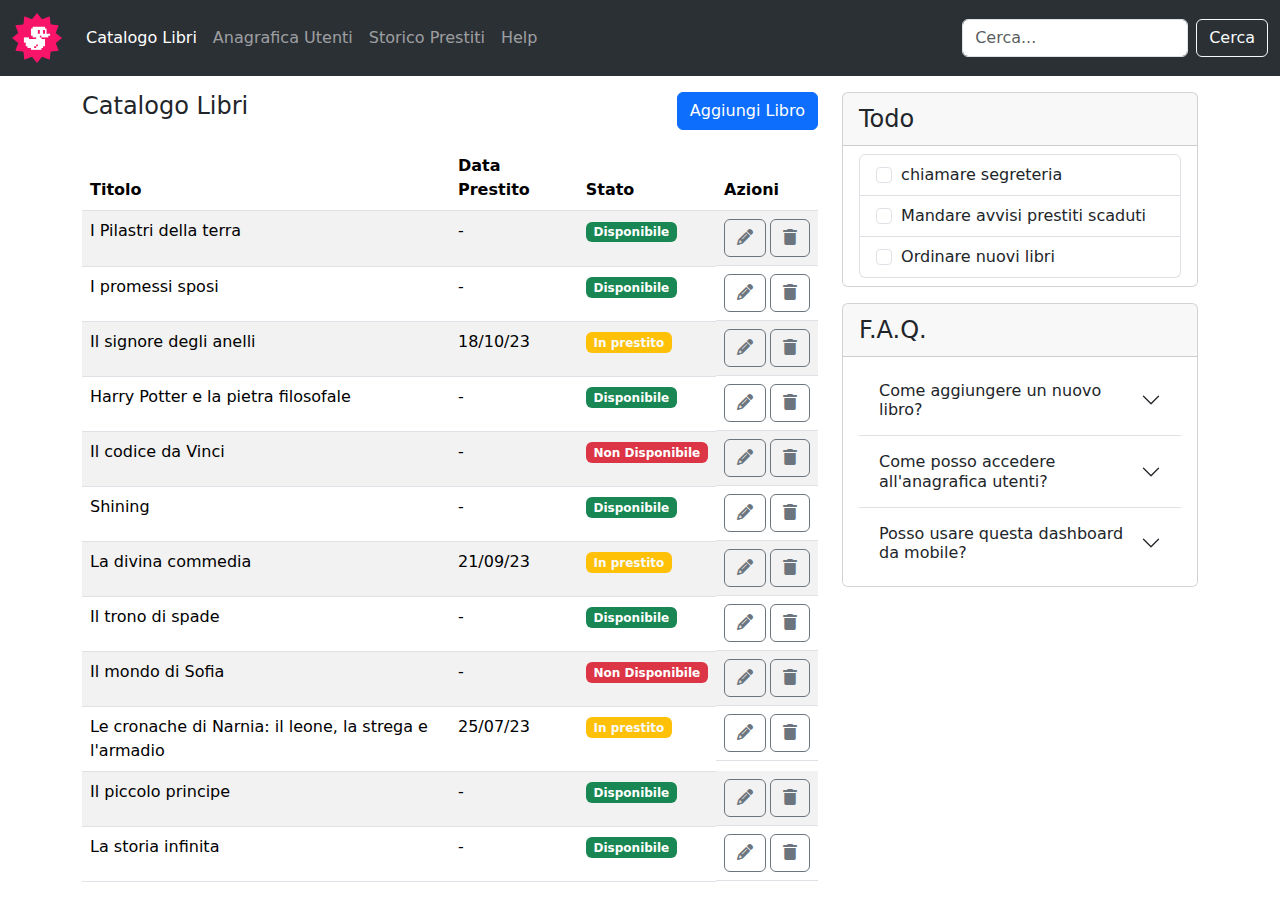
<file: index.html>
<!DOCTYPE html>
<html lang="en">
  <head>
    <meta charset="UTF-8" />
    <meta name="viewport" content="width=device-width, initial-scale=1.0" />
    <meta name="author" content="Federica Gallucci" />
    <title>Bootstrap Dashboard</title>

    <link
      rel="stylesheet"
      href="https://cdnjs.cloudflare.com/ajax/libs/font-awesome/6.7.2/css/all.min.css"
      integrity="sha512-Evv84Mr4kqVGRNSgIGL/F/aIDqQb7xQ2vcrdIwxfjThSH8CSR7PBEakCr51Ck+w+/U6swU2Im1vVX0SVk9ABhg=="
      crossorigin="anonymous"
      referrerpolicy="no-referrer"
    />

    <!-- BOOTSTRAP -->
    <link
      href="https://cdn.jsdelivr.net/npm/bootstrap@5.3.3/dist/css/bootstrap.min.css"
      rel="stylesheet"
      integrity="sha384-QWTKZyjpPEjISv5WaRU9OFeRpok6YctnYmDr5pNlyT2bRjXh0JMhjY6hW+ALEwIH"
      crossorigin="anonymous"
    />

    <link rel="stylesheet" href="./css/style.css" />

    <meta name="viewport" content="width=device-width, initial-scale=1.0" />
  </head>
  <body>
    <!------------------------------------- NAVBAR -------------------------------------------->

    <nav
      class="navbar fs-6 navbar-expand-lg bg-body-tertiary"
      data-bs-theme="dark"
    >
      <div class="container-fluid">
        <a class="navbar-brand" href="#">
          <img src="./img/duck.png" alt="duck" class="navbar-image" />
        </a>
        <button
          class="navbar-toggler"
          type="button"
          data-bs-toggle="collapse"
          data-bs-target="#navbarSupportedContent"
          aria-controls="navbarSupportedContent"
          aria-expanded="false"
          aria-label="Toggle navigation"
        >
          <span class="navbar-toggler-icon"></span>
        </button>
        <div class="collapse navbar-collapse" id="navbarSupportedContent">
          <ul class="navbar-nav me-auto mb-2 mb-lg-0">
            <li class="nav-item">
              <a class="nav-link active" aria-current="page" href="./index.html"
                >Catalogo Libri</a
              >
            </li>

            <li class="nav-item">
              <a class="nav-link" href="#">Anagrafica Utenti</a>
            </li>
            <li class="nav-item">
              <a class="nav-link" href="#">Storico Prestiti</a>
            </li>

            <li class="nav-item">
              <a class="nav-link" href="#">Help</a>
            </li>
          </ul>
          <form class="d-flex" role="search" data-bs-theme="light">
            <input
              class="form-control me-2"
              type="search"
              placeholder="Cerca..."
              aria-label="Search"
            />
            <button class="btn btn-outline-light" type="submit">Cerca</button>
          </form>
        </div>
      </div>
    </nav>

    <div class="container">
      <div class="row">
        <div class="col-12 col-lg-8">
          <div class="pt-3">
            <div class="d-flex justify-content-between">
              <h3 class="fs-4">Catalogo Libri</h3>
              <a href="./add-book.html" class="btn btn-primary">
                Aggiungi Libro
              </a>
            </div>

            <!------------------------------ TABLE ---------------------------------------------------------->
            <div class="mt-3">
              <table class="table table-striped">
                <thead>
                  <tr>
                    <th scope="col" class="w-xl-50">Titolo</th>
                    <th scope="col" class="d-none d-md-table-cell">
                      Data Prestito
                    </th>
                    <th scope="col">Stato</th>
                    <th scope="col">Azioni</th>
                  </tr>
                </thead>
                <tbody>
                  <tr>
                    <td>I Pilastri della terra</td>
                    <td class="d-none d-md-table-cell">-</td>
                    <td>
                      <span class="badge text-bg-success">Disponibile</span>
                    </td>
                    <td class="d-flex gap-1">
                      <button type="button" class="btn btn-outline-secondary">
                        <i class="fa-solid fa-pencil"></i>
                      </button>
                      <button type="button" class="btn btn-outline-secondary">
                        <i class="fa-solid fa-trash"></i>
                      </button>
                    </td>
                  </tr>
                  <tr>
                    <td>I promessi sposi</td>
                    <td class="d-none d-md-table-cell">-</td>
                    <td>
                      <span class="badge text-bg-success">Disponibile</span>
                    </td>
                    <td class="d-flex gap-1">
                      <button type="button" class="btn btn-outline-secondary">
                        <i class="fa-solid fa-pencil"></i>
                      </button>
                      <button type="button" class="btn btn-outline-secondary">
                        <i class="fa-solid fa-trash"></i>
                      </button>
                    </td>
                  </tr>
                  <tr>
                    <td>Il signore degli anelli</td>
                    <td class="d-none d-md-table-cell">18/10/23</td>
                    <td>
                      <span class="badge bg-warning text-light"
                        >In prestito</span
                      >
                    </td>
                    <td class="d-flex gap-1">
                      <button type="button" class="btn btn-outline-secondary">
                        <i class="fa-solid fa-pencil"></i>
                      </button>
                      <button type="button" class="btn btn-outline-secondary">
                        <i class="fa-solid fa-trash"></i>
                      </button>
                    </td>
                  </tr>
                  <tr>
                    <td>Harry Potter e la pietra filosofale</td>
                    <td class="d-none d-md-table-cell">-</td>
                    <td>
                      <span class="badge text-bg-success">Disponibile</span>
                    </td>
                    <td class="d-flex gap-1">
                      <button type="button" class="btn btn-outline-secondary">
                        <i class="fa-solid fa-pencil"></i>
                      </button>
                      <button type="button" class="btn btn-outline-secondary">
                        <i class="fa-solid fa-trash"></i>
                      </button>
                    </td>
                  </tr>
                  <tr>
                    <td>Il codice da Vinci</td>
                    <td class="d-none d-md-table-cell">-</td>
                    <td>
                      <span class="badge text-bg-danger">Non Disponibile</span>
                    </td>
                    <td class="d-flex gap-1">
                      <button type="button" class="btn btn-outline-secondary">
                        <i class="fa-solid fa-pencil"></i>
                      </button>
                      <button type="button" class="btn btn-outline-secondary">
                        <i class="fa-solid fa-trash"></i>
                      </button>
                    </td>
                  </tr>
                  <tr>
                    <td>Shining</td>
                    <td class="d-none d-md-table-cell">-</td>
                    <td>
                      <span class="badge text-bg-success">Disponibile</span>
                    </td>
                    <td class="d-flex gap-1">
                      <button type="button" class="btn btn-outline-secondary">
                        <i class="fa-solid fa-pencil"></i>
                      </button>
                      <button type="button" class="btn btn-outline-secondary">
                        <i class="fa-solid fa-trash"></i>
                      </button>
                    </td>
                  </tr>
                  <tr>
                    <td>La divina commedia</td>
                    <td class="d-none d-md-table-cell">21/09/23</td>
                    <td>
                      <span class="badge bg-warning text-light"
                        >In prestito</span
                      >
                    </td>
                    <td class="d-flex gap-1">
                      <button type="button" class="btn btn-outline-secondary">
                        <i class="fa-solid fa-pencil"></i>
                      </button>
                      <button type="button" class="btn btn-outline-secondary">
                        <i class="fa-solid fa-trash"></i>
                      </button>
                    </td>
                  </tr>
                  <tr>
                    <td>Il trono di spade</td>
                    <td class="d-none d-md-table-cell">-</td>
                    <td>
                      <span class="badge text-bg-success">Disponibile</span>
                    </td>
                    <td class="d-flex gap-1">
                      <button type="button" class="btn btn-outline-secondary">
                        <i class="fa-solid fa-pencil"></i>
                      </button>
                      <button type="button" class="btn btn-outline-secondary">
                        <i class="fa-solid fa-trash"></i>
                      </button>
                    </td>
                  </tr>
                  <tr>
                    <td>Il mondo di Sofia</td>
                    <td class="d-none d-md-table-cell">-</td>
                    <td>
                      <span class="badge text-bg-danger">Non Disponibile</span>
                    </td>
                    <td class="d-flex gap-1">
                      <button type="button" class="btn btn-outline-secondary">
                        <i class="fa-solid fa-pencil"></i>
                      </button>
                      <button type="button" class="btn btn-outline-secondary">
                        <i class="fa-solid fa-trash"></i>
                      </button>
                    </td>
                  </tr>
                  <tr>
                    <td>
                      Le cronache di Narnia: il leone, la strega e l'armadio
                    </td>
                    <td class="d-none d-md-table-cell">25/07/23</td>
                    <td>
                      <span class="badge bg-warning text-light"
                        >In prestito</span
                      >
                    </td>
                    <td class="d-flex gap-1">
                      <button type="button" class="btn btn-outline-secondary">
                        <i class="fa-solid fa-pencil"></i>
                      </button>
                      <button type="button" class="btn btn-outline-secondary">
                        <i class="fa-solid fa-trash"></i>
                      </button>
                    </td>
                  </tr>
                  <tr>
                    <td>Il piccolo principe</td>
                    <td class="d-none d-md-table-cell">-</td>
                    <td>
                      <span class="badge text-bg-success">Disponibile</span>
                    </td>
                    <td class="d-flex gap-1">
                      <button type="button" class="btn btn-outline-secondary">
                        <i class="fa-solid fa-pencil"></i>
                      </button>
                      <button type="button" class="btn btn-outline-secondary">
                        <i class="fa-solid fa-trash"></i>
                      </button>
                    </td>
                  </tr>
                  <tr>
                    <td>La storia infinita</td>
                    <td class="d-none d-md-table-cell">-</td>
                    <td>
                      <span class="badge text-bg-success">Disponibile</span>
                    </td>
                    <td class="d-flex gap-1">
                      <button type="button" class="btn btn-outline-secondary">
                        <i class="fa-solid fa-pencil"></i>
                      </button>
                      <button type="button" class="btn btn-outline-secondary">
                        <i class="fa-solid fa-trash"></i>
                      </button>
                    </td>
                  </tr>
                </tbody>
              </table>
            </div>
          </div>
        </div>

        <!-------------------------------- CARD SECTION ------------------------------------------------------->

        <div class="col-12 col-lg-4">
          <!---------------- CARD TODO ------------------>
          <div class="py-3">
            <div class="card">
              <div class="card-header bg-secondary-emphasis fs-4">Todo</div>
              <ul class="list-group list-group-flush">
                <li class="list-group-item">
                  <ul class="list-group">
                    <li class="list-group-item">
                      <input
                        class="form-check-input me-1"
                        type="checkbox"
                        value=""
                        id="firstCheckbox"
                      />
                      <label class="form-check-label" for="firstCheckbox"
                        >chiamare segreteria</label
                      >
                    </li>
                    <li class="list-group-item">
                      <input
                        class="form-check-input me-1"
                        type="checkbox"
                        value=""
                        id="secondCheckbox"
                      />
                      <label class="form-check-label" for="secondCheckbox"
                        >Mandare avvisi prestiti scaduti</label
                      >
                    </li>
                    <li class="list-group-item">
                      <input
                        class="form-check-input me-1"
                        type="checkbox"
                        value=""
                        id="thirdCheckbox"
                      />
                      <label class="form-check-label" for="thirdCheckbox"
                        >Ordinare nuovi libri</label
                      >
                    </li>
                  </ul>
                </li>
              </ul>
            </div>

            <!-------------- CARD F.A.Q. -------------->
            <div class="py-3">
              <div class="card">
                <div class="card-header fs-4">F.A.Q.</div>
                <ul class="list-group list-group-flush">
                  <li class="list-group-item">
                    <div
                      class="accordion accordion-flush"
                      id="accordionFlushExample"
                    >
                      <div class="accordion-item">
                        <h2 class="accordion-header">
                          <button
                            class="accordion-button collapsed"
                            type="button"
                            data-bs-toggle="collapse"
                            data-bs-target="#flush-collapseOne"
                            aria-expanded="false"
                            aria-controls="flush-collapseOne"
                          >
                            Come aggiungere un nuovo libro?
                          </button>
                        </h2>
                        <div
                          id="flush-collapseOne"
                          class="accordion-collapse collapse"
                          data-bs-parent="#accordionFlushExample"
                        >
                          <div class="accordion-body">
                            è possibile aggiungere un nuovo libro cliccando su
                            <code>.accordion-flush</code>.
                          </div>
                        </div>
                      </div>
                      <div class="accordion-item">
                        <h2 class="accordion-header">
                          <button
                            class="accordion-button collapsed"
                            type="button"
                            data-bs-toggle="collapse"
                            data-bs-target="#flush-collapseTwo"
                            aria-expanded="false"
                            aria-controls="flush-collapseTwo"
                          >
                            Come posso accedere all'anagrafica utenti?
                          </button>
                        </h2>
                        <div
                          id="flush-collapseTwo"
                          class="accordion-collapse collapse"
                          data-bs-parent="#accordionFlushExample"
                        >
                          <div class="accordion-body">
                            è possibile raggiungere l'anagrafica utenti da
                            <code>.accordion-flush</code>.
                          </div>
                        </div>
                      </div>
                      <div class="accordion-item">
                        <h2 class="accordion-header">
                          <button
                            class="accordion-button collapsed"
                            type="button"
                            data-bs-toggle="collapse"
                            data-bs-target="#flush-collapseThree"
                            aria-expanded="false"
                            aria-controls="flush-collapseThree"
                          >
                            Posso usare questa dashboard da mobile?
                          </button>
                        </h2>
                        <div
                          id="flush-collapseThree"
                          class="accordion-collapse collapse"
                          data-bs-parent="#accordionFlushExample"
                        >
                          <div class="accordion-body">
                            è possibile usare questa dashboard da mobile, tablet
                            e desktop.
                          </div>
                        </div>
                      </div>
                    </div>
                  </li>
                </ul>
              </div>
            </div>
          </div>
        </div>
      </div>
    </div>

    <script
      src="https://cdn.jsdelivr.net/npm/bootstrap@5.3.3/dist/js/bootstrap.bundle.min.js"
      integrity="sha384-YvpcrYf0tY3lHB60NNkmXc5s9fDVZLESaAA55NDzOxhy9GkcIdslK1eN7N6jIeHz"
      crossorigin="anonymous"
    ></script>
  </body>
</html>
</file>
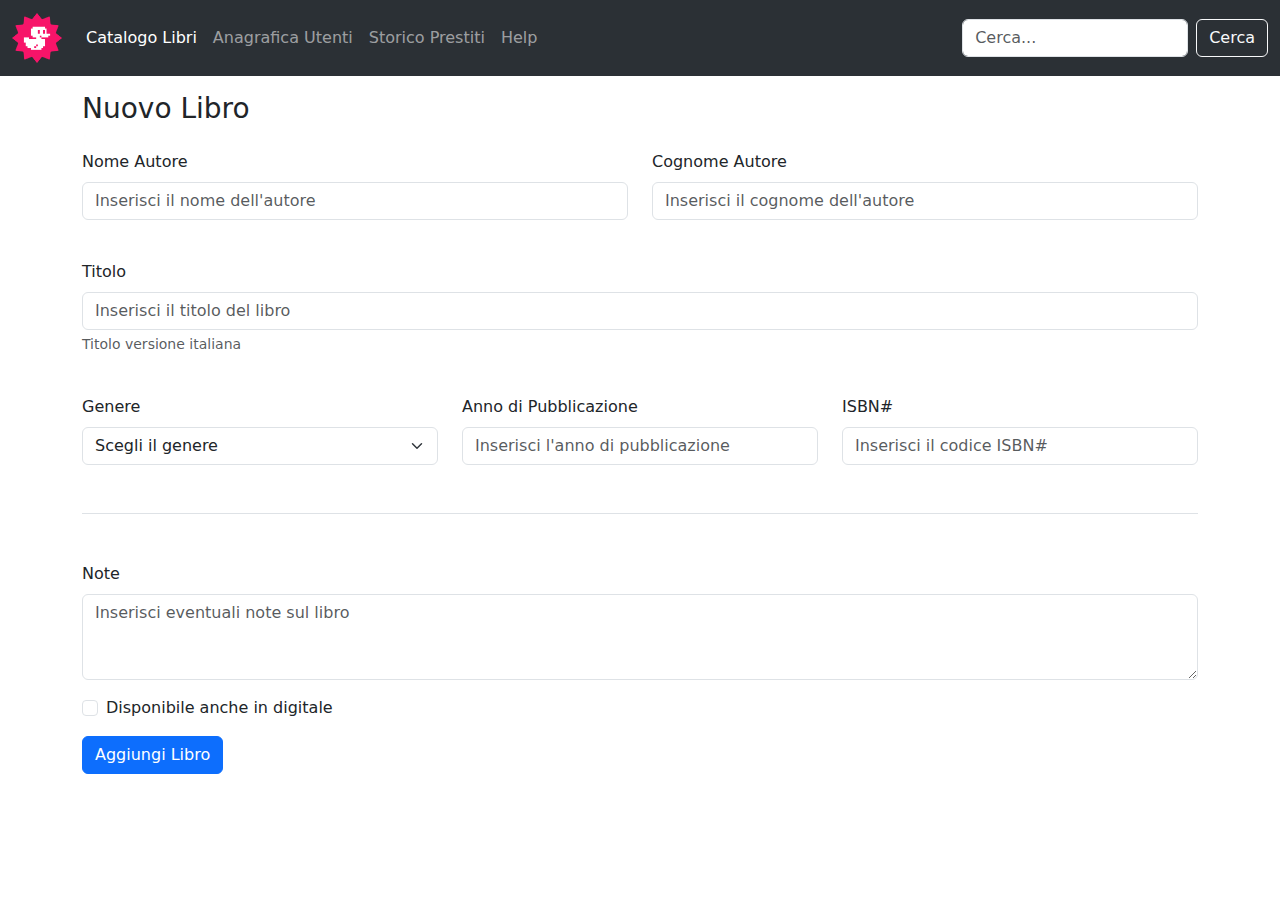
<file: add-book.html>
<!DOCTYPE html>
<html lang="en">
  <head>
    <meta charset="UTF-8" />
    <meta name="viewport" content="width=device-width, initial-scale=1.0" />
    <meta name="author" content="Federica Gallucci" />
    <title>Bootstrap Dashboard</title>

    <link
      rel="stylesheet"
      href="https://cdnjs.cloudflare.com/ajax/libs/font-awesome/6.7.2/css/all.min.css"
      integrity="sha512-Evv84Mr4kqVGRNSgIGL/F/aIDqQb7xQ2vcrdIwxfjThSH8CSR7PBEakCr51Ck+w+/U6swU2Im1vVX0SVk9ABhg=="
      crossorigin="anonymous"
      referrerpolicy="no-referrer"
    />

    <!-- BOOTSTRAP -->
    <link
      href="https://cdn.jsdelivr.net/npm/bootstrap@5.3.3/dist/css/bootstrap.min.css"
      rel="stylesheet"
      integrity="sha384-QWTKZyjpPEjISv5WaRU9OFeRpok6YctnYmDr5pNlyT2bRjXh0JMhjY6hW+ALEwIH"
      crossorigin="anonymous"
    />

    <link rel="stylesheet" href="./css/style.css" />

    <meta name="viewport" content="width=device-width, initial-scale=1.0" />
  </head>
  <body>
    <!------------------------------------- NAVBAR -------------------------------------------->

    <nav
      class="navbar fs-6 navbar-expand-lg bg-body-tertiary"
      data-bs-theme="dark"
    >
      <div class="container-fluid">
        <a class="navbar-brand" href="#">
          <img src="./img/duck.png" alt="duck" class="navbar-image" />
        </a>
        <button
          class="navbar-toggler"
          type="button"
          data-bs-toggle="collapse"
          data-bs-target="#navbarSupportedContent"
          aria-controls="navbarSupportedContent"
          aria-expanded="false"
          aria-label="Toggle navigation"
        >
          <span class="navbar-toggler-icon"></span>
        </button>
        <div class="collapse navbar-collapse" id="navbarSupportedContent">
          <ul class="navbar-nav me-auto mb-2 mb-lg-0">
            <li class="nav-item">
              <a class="nav-link active" aria-current="page" href="./index.html"
                >Catalogo Libri</a
              >
            </li>

            <li class="nav-item">
              <a class="nav-link" href="#">Anagrafica Utenti</a>
            </li>
            <li class="nav-item">
              <a class="nav-link" href="#">Storico Prestiti</a>
            </li>

            <li class="nav-item">
              <a class="nav-link" href="#">Help</a>
            </li>
          </ul>
          <form class="d-flex" role="search" data-bs-theme="light">
            <input
              class="form-control me-2"
              type="search"
              placeholder="Cerca..."
              aria-label="Search"
            />
            <button class="btn btn-outline-light" type="submit">Cerca</button>
          </form>
        </div>
      </div>
    </nav>

    <main>
      <div class="container py-3 fw-medium">
        <h3 class="pb-3">Nuovo Libro</h3>
        <div class="row g-4">
          <div class="col-6">
            <form>
              <div class="mb-3">
                <label
                  for="exampleNomeAutoreInput1"
                  class="form-label fst-normal"
                  >Nome Autore</label
                >
                <input
                  type="text"
                  class="form-control"
                  id="exampleNomeAutoreInput1"
                  placeholder="Inserisci il nome dell'autore"
                />
              </div>
            </form>
          </div>
          <div class="col-6">
            <form>
              <div class="mb-3">
                <label for="exampleCognomeAutoreInput1" class="form-label"
                  >Cognome Autore</label
                >
                <input
                  type="text"
                  class="form-control"
                  id="exampleCognomeAutoreInput1"
                  placeholder="Inserisci il cognome dell'autore"
                />
              </div>
            </form>
          </div>
          <div class="col-12">
            <form>
              <div class="mb-3">
                <label for="exampleInputText1" class="form-label">Titolo</label>
                <input
                  type="text"
                  class="form-control"
                  id="exampleInputText1"
                  aria-describedby="textlHelp"
                  placeholder="Inserisci il titolo del libro"
                />
                <div id="textHelp" class="form-text">
                  Titolo versione italiana
                </div>
              </div>
            </form>
          </div>
          <div class="col-12 col-lg-4">
            <label for="select genere" class="form-label">Genere</label>
            <select class="form-select" aria-label="select genere">
              <option selected>Scegli il genere</option>
              <option value="1">One</option>
              <option value="2">Two</option>
              <option value="3">Three</option>
            </select>
          </div>
          <div class="col-12 col-lg-4">
            <form>
              <div class="mb-3">
                <label for="exampleAnnoPubblicazioneInput1" class="form-label"
                  >Anno di Pubblicazione</label
                >
                <input
                  type="text"
                  class="form-control"
                  id="exampleAnnoPubbblicazioneeInput1"
                  placeholder="Inserisci l'anno di pubblicazione"
                />
              </div>
            </form>
          </div>
          <div class="col-12 col-lg-4">
            <form>
              <div class="mb-3">
                <label for="exampleCodiceInput1" class="form-label"
                  >ISBN#</label
                >
                <input
                  type="text"
                  class="form-control"
                  id="exampleCodiceInput1"
                  placeholder="Inserisci il codice ISBN#"
                />
              </div>
            </form>
          </div>
          <div class="col-12">
            <div class="h4 pb-2 mb-4 border-bottom border-light-suble"></div>
          </div>
          <div class="col-12">
            <form>
              <div class="mb-3">
                <label for="areaNote" class="form-label">Note</label>
                <textarea
                  class="form-control"
                  id="areaNote"
                  placeholder="Inserisci eventuali note sul libro"
                  rows="3"
                ></textarea>
              </div>

              <div class="mb-3 form-check">
                <input
                  type="checkbox"
                  class="form-check-input"
                  id="exampleCheck1"
                />
                <label class="form-check-label" for="exampleCheck1"
                  >Disponibile anche in digitale</label
                >
              </div>
              <button type="submit" class="btn btn-primary">
                Aggiungi Libro
              </button>
            </form>
          </div>
        </div>
      </div>
    </main>

    <script
      src="https://cdn.jsdelivr.net/npm/bootstrap@5.3.3/dist/js/bootstrap.bundle.min.js"
      integrity="sha384-YvpcrYf0tY3lHB60NNkmXc5s9fDVZLESaAA55NDzOxhy9GkcIdslK1eN7N6jIeHz"
      crossorigin="anonymous"
    ></script>
  </body>
</html>
</file>
<file: css/style.css>
/* #UTILITIES */

.debug,
.debug * {
  background-color: #ff000033;
  border: 2px dashed red;
}

.navbar-image {
  height: 50px;
}

@media screen and (min-width: 1200px) {
  .w-xl-50 {
    width: 50%;
  }
}
</file>
